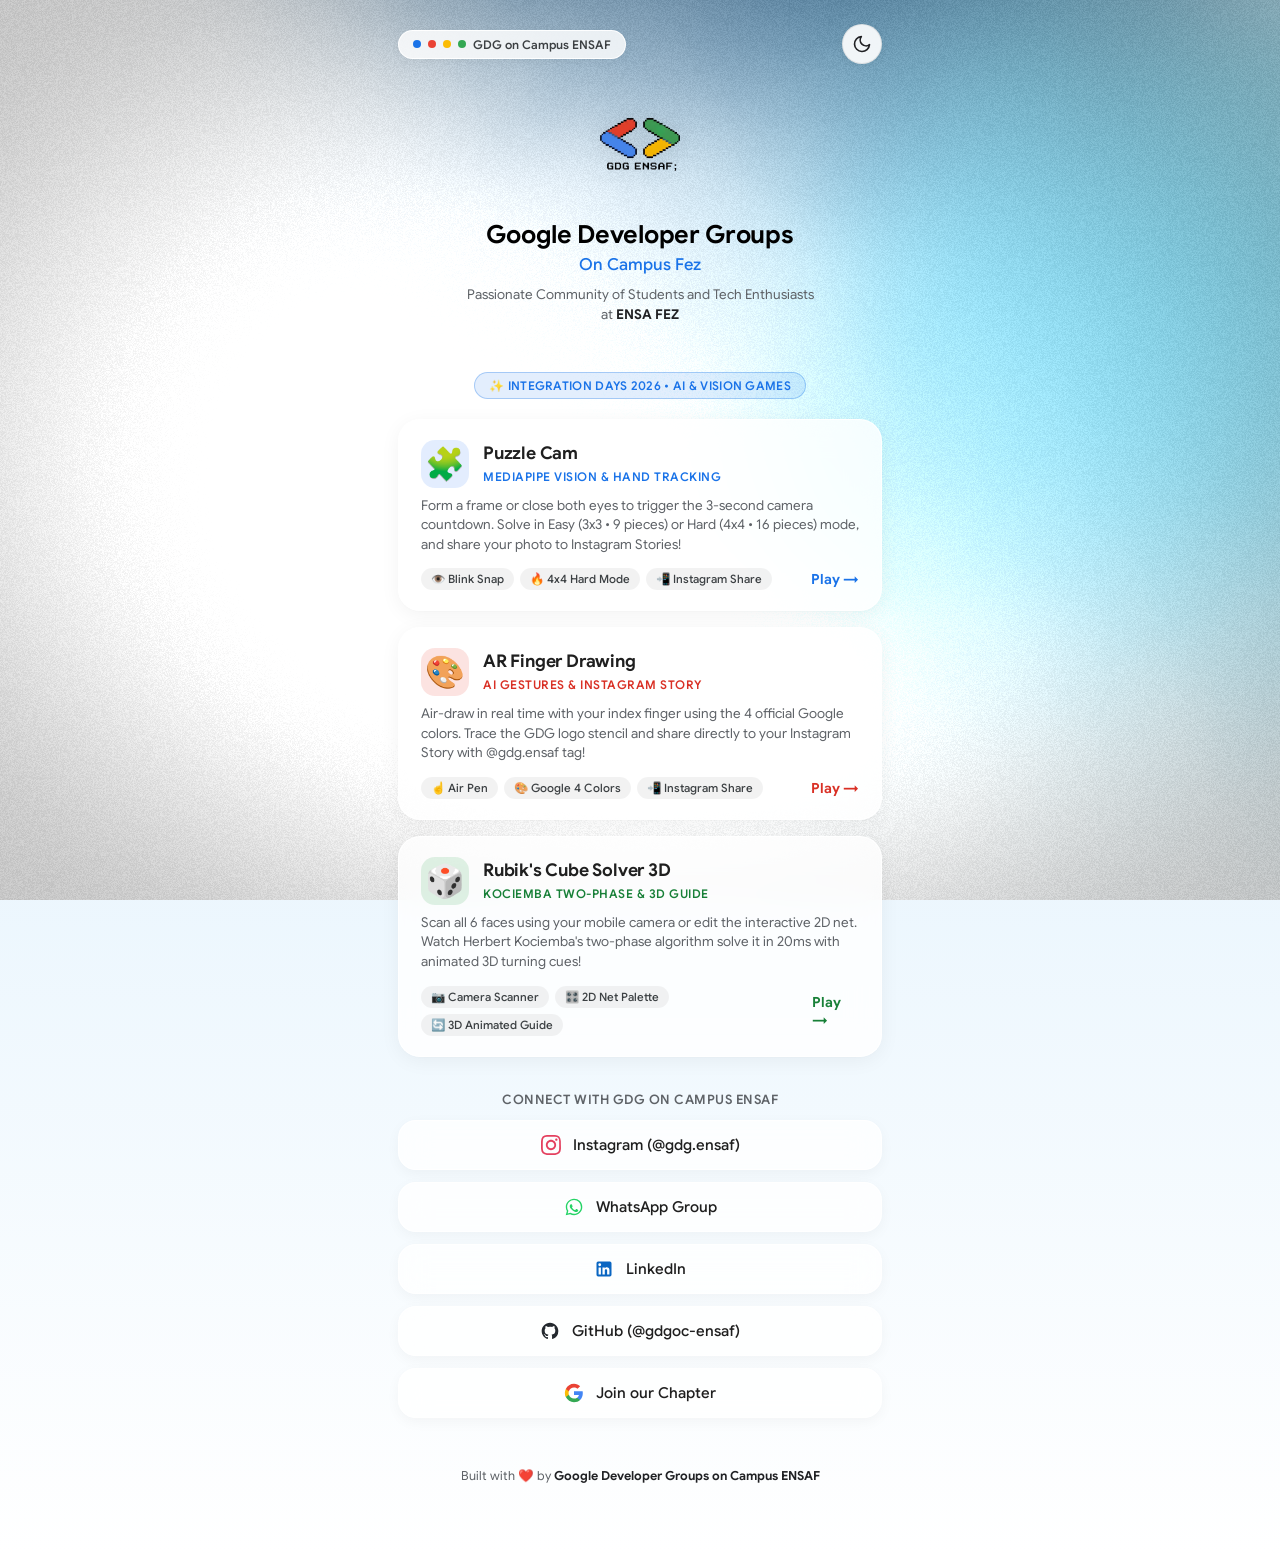
<file: index.html>
<!DOCTYPE html>
<html lang="en">
<head>
  <meta charset="UTF-8">
  <meta name="viewport" content="width=device-width, initial-scale=1.0, maximum-scale=1.0, user-scalable=no">
  <title>Google Developer Groups On Campus Fez — Interactive Games</title>
  <link rel="icon" type="image/svg+xml" href="favicon.svg">
  <link rel="preload" href="fonts/3f43e613a4176decfb0a.woff2" as="font" type="font/woff2" crossorigin>
  <link href="fonts/hub.css" rel="stylesheet">
  <link rel="stylesheet" href="style.css">
  <script src="theme.js"></script>
</head>
<body>
  <!-- WebGL Mesh Drift Shader Background (from gdgensaf.web.app) -->
  <canvas id="shader-canvas"></canvas>

  <main class="page-container">

    <!-- Top Action Bar with Google Theme Switcher -->
    <div class="top-nav-bar">
      <div class="campus-pill">
        <span class="campus-dot dot-blue"></span>
        <span class="campus-dot dot-red"></span>
        <span class="campus-dot dot-yellow"></span>
        <span class="campus-dot dot-green"></span>
        <span>GDG on Campus ENSAF</span>
      </div>
      <button class="theme-toggle-btn" data-theme-toggle aria-label="Toggle Google Theme" title="Toggle Google Theme">
        <span class="theme-toggle-inner"></span>
      </button>
    </div>

    <!-- Profile Header (Cloned from gdgensaf.web.app) -->
    <header class="profile-header">
      <div class="gdg-logo-wrap">
        <img src="logo.png" alt="GDG ENSAF Logo" class="gdg-logo" width="800" height="800" fetchpriority="high">
      </div>
      <h1 class="title">Google Developer Groups</h1>
      <h2 class="subtitle">On Campus Fez</h2>
      <p class="description">
        Passionate Community of Students and Tech Enthusiasts at <strong>ENSA FEZ</strong>
      </p>
    </header>

    <!-- Games Section Badge -->
    <div class="section-badge">✨ Integration Days 2026 • AI & Vision Games</div>

    <!-- Games Cards List (Cards styled matching gdgensaf.web.app) -->
    <section class="games-list">

      <!-- GAME 1: Puzzle Cam -->
      <a href="./puzzle_cam/index.html" class="game-card">
        <div class="card-top">
          <div class="card-icon icon-blue">🧩</div>
          <div class="card-header-text">
            <h3 class="card-title">Puzzle Cam</h3>
            <span class="card-subtitle sub-blue">MediaPipe Vision & Hand Tracking</span>
          </div>
        </div>
        <p class="card-desc">
          Form a frame or close both eyes to trigger the 3-second camera countdown. Solve in Easy (3x3 • 9 pieces) or Hard (4x4 • 16 pieces) mode, and share your photo to Instagram Stories!
        </p>
        <div class="card-footer">
          <div class="card-badges">
            <span class="badge">👁️ Blink Snap</span>
            <span class="badge">🔥 4x4 Hard Mode</span>
            <span class="badge">📲 Instagram Share</span>
          </div>
          <span class="play-arrow arrow-blue">Play →</span>
        </div>
      </a>

      <!-- GAME 2: AR Finger Drawing -->
      <a href="./drawing_cam/index.html" class="game-card">
        <div class="card-top">
          <div class="card-icon icon-red">🎨</div>
          <div class="card-header-text">
            <h3 class="card-title">AR Finger Drawing</h3>
            <span class="card-subtitle sub-red">AI Gestures & Instagram Story</span>
          </div>
        </div>
        <p class="card-desc">
          Air-draw in real time with your index finger using the 4 official Google colors. Trace the GDG logo stencil and share directly to your Instagram Story with @gdg.ensaf tag!
        </p>
        <div class="card-footer">
          <div class="card-badges">
            <span class="badge">☝️ Air Pen</span>
            <span class="badge">🎨 Google 4 Colors</span>
            <span class="badge">📲 Instagram Share</span>
          </div>
          <span class="play-arrow arrow-red">Play →</span>
        </div>
      </a>

      <!-- GAME 3: 3D Rubik's Cube Solver -->
      <a href="./rubiks_solver/index.html" class="game-card">
        <div class="card-top">
          <div class="card-icon icon-green">🎲</div>
          <div class="card-header-text">
            <h3 class="card-title">Rubik's Cube Solver 3D</h3>
            <span class="card-subtitle sub-green">Kociemba Two-Phase & 3D Guide</span>
          </div>
        </div>
        <p class="card-desc">
          Scan all 6 faces using your mobile camera or edit the interactive 2D net. Watch Herbert Kociemba's two-phase algorithm solve it in 20ms with animated 3D turning cues!
        </p>
        <div class="card-footer">
          <div class="card-badges">
            <span class="badge">📷 Camera Scanner</span>
            <span class="badge">🎛️ 2D Net Palette</span>
            <span class="badge">🔄 3D Animated Guide</span>
          </div>
          <span class="play-arrow arrow-green">Play →</span>
        </div>
      </a>

    </section>

    <!-- Social Links (Exact match to gdgensaf.web.app) -->
    <div class="socials-title">Connect with GDG on Campus ENSAF</div>
    <nav class="socials-list">
      <a href="https://www.instagram.com/gdg.ensaf/" target="_blank" rel="noopener" class="social-pill">
        <svg class="social-icon" viewBox="0 0 24 24" width="20" height="20" fill="#E4405F">
          <path d="M12 2.163c3.204 0 3.584.012 4.85.07 3.252.148 4.771 1.691 4.919 4.919.058 1.265.069 1.645.069 4.849 0 3.205-.012 3.584-.069 4.849-.149 3.225-1.664 4.771-4.919 4.919-1.266.058-1.644.07-4.85.07-3.204 0-3.584-.012-4.849-.07-3.26-.149-4.771-1.699-4.919-4.92-.058-1.265-.07-1.644-.07-4.849 0-3.204.013-3.583.07-4.849.149-3.227 1.664-4.771 4.919-4.919 1.266-.057 1.645-.069 4.849-.069zm0-2.163c-3.259 0-3.667.014-4.947.072-4.358.2-6.78 2.618-6.98 6.98-.059 1.281-.073 1.689-.073 4.948 0 3.259.014 3.668.072 4.948.2 4.358 2.618 6.78 6.98 6.98 1.281.058 1.689.072 4.948.072 3.259 0 3.668-.014 4.948-.072 4.354-.2 6.782-2.618 6.979-6.98.059-1.28.073-1.689-.073-4.948 0-3.259-.014-3.667-.072-4.947-.196-4.354-2.617-6.78-6.979-6.98-1.281-.059-1.69-.073-4.949-.073zm0 5.838c-3.403 0-6.162 2.759-6.162 6.162s2.759 6.163 6.162 6.163 6.162-2.759 6.162-6.163c0-3.403-2.759-6.162-6.162-6.162zm0 10.162c-2.209 0-4-1.79-4-4 0-2.209 1.791-4 4-4s4 1.791 4 4c0 2.21-1.791 4-4 4zm6.406-11.845c-.796 0-1.441.645-1.441 1.44s.645 1.44 1.441 1.44c.795 0 1.439-.645 1.439-1.44s-.644-1.44-1.439-1.44z"/>
        </svg>
        <span>Instagram (@gdg.ensaf)</span>
      </a>

      <a href="https://chat.whatsapp.com/InjXKWptVBr0FKgtomo5Nb" target="_blank" rel="noopener" class="social-pill">
        <svg class="social-icon" viewBox="0 0 24 24" width="20" height="20" fill="#25D366">
          <path d="M12.04 2c-5.46 0-9.91 4.45-9.91 9.91 0 1.75.46 3.45 1.32 4.95L2.05 22l5.25-1.38c1.45.79 3.08 1.21 4.74 1.21 5.46 0 9.91-4.45 9.91-9.91 0-2.65-1.03-5.14-2.9-7.01A9.82 9.82 0 0 0 12.04 2m.01 1.67c2.2 0 4.26.86 5.82 2.42a8.23 8.23 0 0 1 2.41 5.83c0 4.54-3.7 8.24-8.24 8.24-1.48 0-2.93-.4-4.2-1.15l-.3-.18-3.12.82.83-3.04-.2-.31a8.2 8.2 0 0 1-1.26-4.38c0-4.54 3.7-8.24 8.24-8.24m4.52 11.66c-.25-.13-1.47-.72-1.7-.81-.23-.08-.39-.13-.56.13-.17.25-.64.81-.79.97-.14.17-.29.19-.54.06-.25-.13-1.06-.39-2.02-1.25-.75-.67-1.26-1.5-1.41-1.75-.15-.25-.02-.39.11-.51.11-.11.25-.29.37-.44.13-.14.17-.25.25-.42.08-.17.04-.31-.02-.44-.06-.13-.56-1.34-.76-1.84-.2-.49-.4-.42-.56-.43h-.47c-.17 0-.44.06-.67.31-.23.25-.88.86-.88 2.1s.9 2.43 1.03 2.6c.13.17 1.77 2.7 4.29 3.79.6.26 1.07.41 1.44.53.6.19 1.15.16 1.58.1.48-.07 1.47-.6 1.68-1.18.21-.58.21-1.07.15-1.18-.06-.1-.23-.17-.48-.3z"/>
        </svg>
        <span>WhatsApp Group</span>
      </a>

      <a href="https://www.linkedin.com/company/gdgoc-ensaf" target="_blank" rel="noopener" class="social-pill">
        <svg class="social-icon" viewBox="0 0 24 24" width="20" height="20" fill="#0A66C2">
          <path d="M19 3a2 2 0 0 1 2 2v14a2 2 0 0 1-2 2H5a2 2 0 0 1-2-2V5a2 2 0 0 1 2-2h14m-.5 15.5v-5.3a3.26 3.26 0 0 0-3.26-3.26c-.85 0-1.84.52-2.28 1.3v-1.11h-2.79v8.37h2.79v-4.93c0-.77.62-1.4 1.39-1.4a1.4 1.4 0 0 1 1.4 1.4v4.93h2.75M6.88 8.56a1.68 1.68 0 0 0 1.68-1.68c0-.93-.75-1.69-1.68-1.69a1.69 1.69 0 0 0-1.69 1.69c0 .93.76 1.68 1.69 1.68m1.39 9.94v-8.37H5.5v8.37h2.77z"/>
        </svg>
        <span>LinkedIn</span>
      </a>

      <a href="https://github.com/gdgoc-ensaf" target="_blank" rel="noopener" class="social-pill">
        <svg class="social-icon" viewBox="0 0 24 24" width="20" height="20" fill="#24292F">
          <path d="M12 2C6.477 2 2 6.484 2 12.017c0 4.425 2.865 8.18 6.839 9.504.5.092.682-.217.682-.483 0-.237-.008-.868-.013-1.703-2.782.605-3.369-1.343-3.369-1.343-.454-1.158-1.11-1.466-1.11-1.466-.908-.62.069-.608.069-.608 1.003.07 1.53 1.032 1.53 1.032.892 1.53 2.341 1.088 2.91.832.092-.647.35-1.088.636-1.338-2.22-.253-4.555-1.113-4.555-4.951 0-1.093.39-1.988 1.029-2.688-.103-.253-.446-1.272.098-2.65 0 0 .84-.27 2.75 1.026A9.564 9.564 0 0 1 12 6.844c.85.004 1.705.115 2.504.337 1.909-1.296 2.747-1.027 2.747-1.027.546 1.379.202 2.398.1 2.651.64.7 1.028 1.595 1.028 2.688 0 3.848-2.339 4.695-4.566 4.943.359.309.678.92.678 1.855 0 1.338-.012 2.419-.012 2.747 0 .268.18.58.688.482A10.019 10.019 0 0 0 22 12.017C22 6.484 17.522 2 12 2z"/>
        </svg>
        <span>GitHub (@gdgoc-ensaf)</span>
      </a>

      <a href="https://gdg.community.dev/gdg-on-campus-national-school-of-applied-sciences-of-fes-fes-morocco/" target="_blank" rel="noopener" class="social-pill">
        <svg class="social-icon" viewBox="0 0 24 24" width="20" height="20">
          <path fill="#4285F4" d="M22.56 12.25c0-.78-.07-1.53-.2-2.25H12v4.26h5.92c-.26 1.37-1.04 2.53-2.21 3.31v2.77h3.57c2.08-1.92 3.28-4.74 3.28-8.09z"/>
          <path fill="#34A853" d="M12 23c2.97 0 5.46-.98 7.28-2.66l-3.57-2.77c-.98.66-2.23 1.06-3.71 1.06-2.86 0-5.29-1.93-6.16-4.53H2.18v2.84C3.99 20.53 7.7 23 12 23z"/>
          <path fill="#FBBC05" d="M5.84 14.09c-.22-.66-.35-1.36-.35-2.09s.13-1.43.35-2.09V7.06H2.18C1.43 8.55 1 10.22 1 12s.43 3.45 1.18 4.94l2.85-2.22.81-.63z"/>
          <path fill="#EA4335" d="M12 5.38c1.62 0 3.06.56 4.21 1.64l3.15-3.15C17.45 2.09 14.97 1 12 1 7.7 1 3.99 3.47 2.18 7.06l3.66 2.84c.87-2.6 3.3-4.52 6.16-4.52z"/>
        </svg>
        <span>Join our Chapter</span>
      </a>
    </nav>

    <!-- Footer -->
    <footer class="footer">
      <p>Built with ❤️ by <strong>Google Developer Groups on Campus ENSAF</strong></p>
    </footer>

  </main>

  <!-- WebGL Shader Script -->
  <script defer src="shader-bg.js"></script>
</body>
</html>
</file>
<file: fonts/hub.css>
@font-face{font-family:'Google Sans';font-style:normal;font-weight:400;font-display:swap;src:url(2d8ebd5a1c4855c251c0.woff2) format('woff2');unicode-range:U+0308,U+0530-058F,U+2010,U+2024,U+25CC,U+FB13-FB17;}@font-face{font-family:'Google Sans';font-style:normal;font-weight:400;font-display:swap;src:url(87e29aa4c0167d61e518.woff2) format('woff2');unicode-range:U+0951-0952,U+0964-0965,U+0980-09FE,U+1CD0,U+1CD2,U+1CD5-1CD6,U+1CD8,U+1CE1,U+1CEA,U+1CED,U+1CF2,U+1CF5-1CF7,U+200C-200D,U+20B9,U+25CC,U+A8F1,U+11DF0-11DF1;}@font-face{font-family:'Google Sans';font-style:normal;font-weight:400;font-display:swap;src:url(da00c5cfce7b21985126.woff2) format('woff2');unicode-range:U+02C7,U+02D8-02D9,U+02DB,U+0307,U+1400-167F,U+18B0-18F5,U+25CC,U+11AB0-11ABF;}@font-face{font-family:'Google Sans';font-style:normal;font-weight:400;font-display:swap;src:url(a09898ad621267e54df5.woff2) format('woff2');unicode-range:U+0460-052F,U+1C80-1C8A,U+20B4,U+2DE0-2DFF,U+A640-A69F,U+FE2E-FE2F;}@font-face{font-family:'Google Sans';font-style:normal;font-weight:400;font-display:swap;src:url(5f178150d24e16e4ea66.woff2) format('woff2');unicode-range:U+0301,U+0400-045F,U+0490-0491,U+04B0-04B1,U+2116;}@font-face{font-family:'Google Sans';font-style:normal;font-weight:400;font-display:swap;src:url(d89da14318289b9615e9.woff2) format('woff2');unicode-range:U+0900-097F,U+1CD0-1CF4,U+1CF7-1CF9,U+200C-200D,U+20A8,U+20B9,U+20F0,U+25CC,U+A830-A839,U+A8E0-A8FF,U+11B00-11B0A;}@font-face{font-family:'Google Sans';font-style:normal;font-weight:400;font-display:swap;src:url(30488c8189fae4826739.woff2) format('woff2');unicode-range:U+030E,U+1200-1399,U+2D80-2DDE,U+AB01-AB2E,U+1E7E0-1E7E6,U+1E7E8-1E7EB,U+1E7ED-1E7EE,U+1E7F0-1E7FE;}@font-face{font-family:'Google Sans';font-style:normal;font-weight:400;font-display:swap;src:url(a716cc2041d84fb6b455.woff2) format('woff2');unicode-range:U+0589,U+10A0-10FF,U+1C90-1CBA,U+1CBD-1CBF,U+205A,U+2D00-2D2F,U+2E31;}@font-face{font-family:'Google Sans';font-style:normal;font-weight:400;font-display:swap;src:url(12ba4d2cb296ca482edf.woff2) format('woff2');unicode-range:U+1F00-1FFF;}@font-face{font-family:'Google Sans';font-style:normal;font-weight:400;font-display:swap;src:url(807cfe0da0551aa9b6e6.woff2) format('woff2');unicode-range:U+0370-0377,U+037A-037F,U+0384-038A,U+038C,U+038E-03A1,U+03A3-03FF;}@font-face{font-family:'Google Sans';font-style:normal;font-weight:400;font-display:swap;src:url(3a02ecb4e6dc00a6780d.woff2) format('woff2');unicode-range:U+0951-0952,U+0964-0965,U+0A80-0AFF,U+200C-200D,U+20B9,U+25CC,U+A830-A839;}@font-face{font-family:'Google Sans';font-style:normal;font-weight:400;font-display:swap;src:url(c80e9f764f186f39439c.woff2) format('woff2');unicode-range:U+0951-0952,U+0964-0965,U+0A01-0A76,U+200C-200D,U+20B9,U+25CC,U+262C,U+A830-A839;}@font-face{font-family:'Google Sans';font-style:normal;font-weight:400;font-display:swap;src:url(3bef5cb92e29b517729b.woff2) format('woff2');unicode-range:U+0307-0308,U+0590-05FF,U+200C-2010,U+20AA,U+25CC,U+FB1D-FB4F;}@font-face{font-family:'Google Sans';font-style:normal;font-weight:400;font-display:swap;src:url(843424acaed30e0976c0.woff2) format('woff2');unicode-range:U+1780-17FF,U+19E0-19FF,U+200C-200D,U+25CC;}@font-face{font-family:'Google Sans';font-style:normal;font-weight:400;font-display:swap;src:url(94ebf7c75a20fe62b731.woff2) format('woff2');unicode-range:U+0E81-0EDF,U+200C-200D,U+25CC;}@font-face{font-family:'Google Sans';font-style:normal;font-weight:400;font-display:swap;src:url(c3e7728489ef8157a298.woff2) format('woff2');unicode-range:U+0307,U+0323,U+0951-0952,U+0964-0965,U+0B83,U+0D00-0D7F,U+1CDA,U+1CF2,U+200C-200D,U+20B9,U+25CC,U+A830-A832;}@font-face{font-family:'Google Sans';font-style:normal;font-weight:400;font-display:swap;src:url(58b19dd708a67b36970d.woff2) format('woff2');unicode-range:U+0951-0952,U+0964-0965,U+0B01-0B77,U+1CDA,U+1CF2,U+200C-200D,U+20B9,U+25CC;}@font-face{font-family:'Google Sans';font-style:normal;font-weight:400;font-display:swap;src:url(bb34d10502213e806c57.woff2) format('woff2');unicode-range:U+0964-0965,U+0D81-0DF4,U+1CF2,U+200C-200D,U+25CC,U+111E1-111F4;}@font-face{font-family:'Google Sans';font-style:normal;font-weight:400;font-display:swap;src:url(2d7a54a434f21b445ab6.woff2) format('woff2');unicode-range:U+0001-000C,U+000E-001F,U+007F-009F,U+20DD-20E0,U+20E2-20E4,U+2150-218F,U+2190,U+2192,U+2194-2199,U+21AF,U+21E6-21F0,U+21F3,U+2218-2219,U+2299,U+22C4-22C6,U+2300-243F,U+2440-244A,U+2460-24FF,U+25A0-27BF,U+2800-28FF,U+2921-2922,U+2981,U+29BF,U+29EB,U+2B00-2BFF,U+4DC0-4DFF,U+FFF9-FFFB,U+10140-1018E,U+10190-1019C,U+101A0,U+101D0-101FD,U+102E0-102FB,U+10E60-10E7E,U+1D2C0-1D2D3,U+1D2E0-1D37F,U+1F000-1F0FF,U+1F100-1F1AE,U+1F1E6-1F1FF,U+1F30D-1F30F,U+1F315,U+1F31C,U+1F31E,U+1F320-1F32C,U+1F336,U+1F378,U+1F37D,U+1F382,U+1F393-1F39F,U+1F3A7-1F3A8,U+1F3AC-1F3AF,U+1F3C2,U+1F3C4-1F3C6,U+1F3CA-1F3CE,U+1F3D4-1F3E0,U+1F3ED,U+1F3F1-1F3F3,U+1F3F5-1F3F7,U+1F408,U+1F415,U+1F41F,U+1F426,U+1F43F,U+1F441-1F442,U+1F444,U+1F446-1F449,U+1F44C-1F44E,U+1F453,U+1F46A,U+1F47D,U+1F4A3,U+1F4B0,U+1F4B3,U+1F4B9,U+1F4BB,U+1F4BF,U+1F4C8-1F4CB,U+1F4D6,U+1F4DA,U+1F4DF,U+1F4E3-1F4E6,U+1F4EA-1F4ED,U+1F4F7,U+1F4F9-1F4FB,U+1F4FD-1F4FE,U+1F503,U+1F507-1F50B,U+1F50D,U+1F512-1F513,U+1F53E-1F54A,U+1F54F-1F5FA,U+1F610,U+1F650-1F67F,U+1F687,U+1F68D,U+1F691,U+1F694,U+1F698,U+1F6AD,U+1F6B2,U+1F6B9-1F6BA,U+1F6BC,U+1F6C6-1F6CF,U+1F6D3-1F6D7,U+1F6E0-1F6EA,U+1F6F0-1F6F3,U+1F6F7-1F6FC,U+1F700-1F80B,U+1F810-1F847,U+1F850-1F859,U+1F860-1F887,U+1F890-1F8AD,U+1F8B0-1F8BB,U+1F8C0-1F8C1,U+1F8D0-1F8D8,U+1F900-1F90B,U+1F93B,U+1F946,U+1F984,U+1F996,U+1F9E9,U+1FA00-1FA6F,U+1FA70-1FA7C,U+1FA80-1FAC6,U+1FAC8,U+1FACC-1FADD,U+1FADF-1FAEB,U+1FAEF-1FAFA,U+1FB00-1FBFF;}@font-face{font-family:'Google Sans';font-style:normal;font-weight:400;font-display:swap;src:url(300ecba22341aa51f2a7.woff2) format('woff2');unicode-range:U+0964-0965,U+0B82-0BFA,U+200C-200D,U+20B9,U+25CC;}@font-face{font-family:'Google Sans';font-style:normal;font-weight:400;font-display:swap;src:url(4c1bd8a34683fb20ca7e.woff2) format('woff2');unicode-range:U+0951-0952,U+0964-0965,U+0B83,U+0C00-0C7F,U+1CD5-1CD6,U+1CD8,U+1CDA,U+1CF2,U+200C-200D,U+25CC;}@font-face{font-family:'Google Sans';font-style:normal;font-weight:400;font-display:swap;src:url(7b4dce329fabb8a5c9be.woff2) format('woff2');unicode-range:U+02D7,U+0303,U+0331,U+0E01-0E5B,U+200C-200D,U+25CC;}@font-face{font-family:'Google Sans';font-style:normal;font-weight:400;font-display:swap;src:url(be35f711674d32eca0ca.woff2) format('woff2');unicode-range:U+0102-0103,U+0110-0111,U+0128-0129,U+0168-0169,U+01A0-01A1,U+01AF-01B0,U+0300-0301,U+0303-0304,U+0308-0309,U+0323,U+0329,U+1EA0-1EF9,U+20AB;}@font-face{font-family:'Google Sans';font-style:normal;font-weight:400;font-display:swap;src:url(2507802626a6cb16e4a7.woff2) format('woff2');unicode-range:U+0100-02BA,U+02BD-02C5,U+02C7-02CC,U+02CE-02D7,U+02DD-02FF,U+0304,U+0308,U+0329,U+1D00-1DBF,U+1E00-1E9F,U+1EF2-1EFF,U+2020,U+20A0-20AB,U+20AD-20C4,U+2113,U+2C60-2C7F,U+A720-A7FF;}@font-face{font-family:'Google Sans';font-style:normal;font-weight:400;font-display:swap;src:url(3f43e613a4176decfb0a.woff2) format('woff2');unicode-range:U+0000-00FF,U+0131,U+0152-0153,U+02BB-02BC,U+02C6,U+02DA,U+02DC,U+0304,U+0308,U+0329,U+2000-206F,U+20AC,U+2122,U+2191,U+2193,U+2212,U+2215,U+FEFF,U+FFFD;}@font-face{font-family:'Google Sans';font-style:normal;font-weight:500;font-display:swap;src:url(2d8ebd5a1c4855c251c0.woff2) format('woff2');unicode-range:U+0308,U+0530-058F,U+2010,U+2024,U+25CC,U+FB13-FB17;}@font-face{font-family:'Google Sans';font-style:normal;font-weight:500;font-display:swap;src:url(87e29aa4c0167d61e518.woff2) format('woff2');unicode-range:U+0951-0952,U+0964-0965,U+0980-09FE,U+1CD0,U+1CD2,U+1CD5-1CD6,U+1CD8,U+1CE1,U+1CEA,U+1CED,U+1CF2,U+1CF5-1CF7,U+200C-200D,U+20B9,U+25CC,U+A8F1,U+11DF0-11DF1;}@font-face{font-family:'Google Sans';font-style:normal;font-weight:500;font-display:swap;src:url(da00c5cfce7b21985126.woff2) format('woff2');unicode-range:U+02C7,U+02D8-02D9,U+02DB,U+0307,U+1400-167F,U+18B0-18F5,U+25CC,U+11AB0-11ABF;}@font-face{font-family:'Google Sans';font-style:normal;font-weight:500;font-display:swap;src:url(a09898ad621267e54df5.woff2) format('woff2');unicode-range:U+0460-052F,U+1C80-1C8A,U+20B4,U+2DE0-2DFF,U+A640-A69F,U+FE2E-FE2F;}@font-face{font-family:'Google Sans';font-style:normal;font-weight:500;font-display:swap;src:url(5f178150d24e16e4ea66.woff2) format('woff2');unicode-range:U+0301,U+0400-045F,U+0490-0491,U+04B0-04B1,U+2116;}@font-face{font-family:'Google Sans';font-style:normal;font-weight:500;font-display:swap;src:url(d89da14318289b9615e9.woff2) format('woff2');unicode-range:U+0900-097F,U+1CD0-1CF4,U+1CF7-1CF9,U+200C-200D,U+20A8,U+20B9,U+20F0,U+25CC,U+A830-A839,U+A8E0-A8FF,U+11B00-11B0A;}@font-face{font-family:'Google Sans';font-style:normal;font-weight:500;font-display:swap;src:url(30488c8189fae4826739.woff2) format('woff2');unicode-range:U+030E,U+1200-1399,U+2D80-2DDE,U+AB01-AB2E,U+1E7E0-1E7E6,U+1E7E8-1E7EB,U+1E7ED-1E7EE,U+1E7F0-1E7FE;}@font-face{font-family:'Google Sans';font-style:normal;font-weight:500;font-display:swap;src:url(a716cc2041d84fb6b455.woff2) format('woff2');unicode-range:U+0589,U+10A0-10FF,U+1C90-1CBA,U+1CBD-1CBF,U+205A,U+2D00-2D2F,U+2E31;}@font-face{font-family:'Google Sans';font-style:normal;font-weight:500;font-display:swap;src:url(12ba4d2cb296ca482edf.woff2) format('woff2');unicode-range:U+1F00-1FFF;}@font-face{font-family:'Google Sans';font-style:normal;font-weight:500;font-display:swap;src:url(807cfe0da0551aa9b6e6.woff2) format('woff2');unicode-range:U+0370-0377,U+037A-037F,U+0384-038A,U+038C,U+038E-03A1,U+03A3-03FF;}@font-face{font-family:'Google Sans';font-style:normal;font-weight:500;font-display:swap;src:url(3a02ecb4e6dc00a6780d.woff2) format('woff2');unicode-range:U+0951-0952,U+0964-0965,U+0A80-0AFF,U+200C-200D,U+20B9,U+25CC,U+A830-A839;}@font-face{font-family:'Google Sans';font-style:normal;font-weight:500;font-display:swap;src:url(c80e9f764f186f39439c.woff2) format('woff2');unicode-range:U+0951-0952,U+0964-0965,U+0A01-0A76,U+200C-200D,U+20B9,U+25CC,U+262C,U+A830-A839;}@font-face{font-family:'Google Sans';font-style:normal;font-weight:500;font-display:swap;src:url(3bef5cb92e29b517729b.woff2) format('woff2');unicode-range:U+0307-0308,U+0590-05FF,U+200C-2010,U+20AA,U+25CC,U+FB1D-FB4F;}@font-face{font-family:'Google Sans';font-style:normal;font-weight:500;font-display:swap;src:url(843424acaed30e0976c0.woff2) format('woff2');unicode-range:U+1780-17FF,U+19E0-19FF,U+200C-200D,U+25CC;}@font-face{font-family:'Google Sans';font-style:normal;font-weight:500;font-display:swap;src:url(94ebf7c75a20fe62b731.woff2) format('woff2');unicode-range:U+0E81-0EDF,U+200C-200D,U+25CC;}@font-face{font-family:'Google Sans';font-style:normal;font-weight:500;font-display:swap;src:url(c3e7728489ef8157a298.woff2) format('woff2');unicode-range:U+0307,U+0323,U+0951-0952,U+0964-0965,U+0B83,U+0D00-0D7F,U+1CDA,U+1CF2,U+200C-200D,U+20B9,U+25CC,U+A830-A832;}@font-face{font-family:'Google Sans';font-style:normal;font-weight:500;font-display:swap;src:url(58b19dd708a67b36970d.woff2) format('woff2');unicode-range:U+0951-0952,U+0964-0965,U+0B01-0B77,U+1CDA,U+1CF2,U+200C-200D,U+20B9,U+25CC;}@font-face{font-family:'Google Sans';font-style:normal;font-weight:500;font-display:swap;src:url(bb34d10502213e806c57.woff2) format('woff2');unicode-range:U+0964-0965,U+0D81-0DF4,U+1CF2,U+200C-200D,U+25CC,U+111E1-111F4;}@font-face{font-family:'Google Sans';font-style:normal;font-weight:500;font-display:swap;src:url(2d7a54a434f21b445ab6.woff2) format('woff2');unicode-range:U+0001-000C,U+000E-001F,U+007F-009F,U+20DD-20E0,U+20E2-20E4,U+2150-218F,U+2190,U+2192,U+2194-2199,U+21AF,U+21E6-21F0,U+21F3,U+2218-2219,U+2299,U+22C4-22C6,U+2300-243F,U+2440-244A,U+2460-24FF,U+25A0-27BF,U+2800-28FF,U+2921-2922,U+2981,U+29BF,U+29EB,U+2B00-2BFF,U+4DC0-4DFF,U+FFF9-FFFB,U+10140-1018E,U+10190-1019C,U+101A0,U+101D0-101FD,U+102E0-102FB,U+10E60-10E7E,U+1D2C0-1D2D3,U+1D2E0-1D37F,U+1F000-1F0FF,U+1F100-1F1AE,U+1F1E6-1F1FF,U+1F30D-1F30F,U+1F315,U+1F31C,U+1F31E,U+1F320-1F32C,U+1F336,U+1F378,U+1F37D,U+1F382,U+1F393-1F39F,U+1F3A7-1F3A8,U+1F3AC-1F3AF,U+1F3C2,U+1F3C4-1F3C6,U+1F3CA-1F3CE,U+1F3D4-1F3E0,U+1F3ED,U+1F3F1-1F3F3,U+1F3F5-1F3F7,U+1F408,U+1F415,U+1F41F,U+1F426,U+1F43F,U+1F441-1F442,U+1F444,U+1F446-1F449,U+1F44C-1F44E,U+1F453,U+1F46A,U+1F47D,U+1F4A3,U+1F4B0,U+1F4B3,U+1F4B9,U+1F4BB,U+1F4BF,U+1F4C8-1F4CB,U+1F4D6,U+1F4DA,U+1F4DF,U+1F4E3-1F4E6,U+1F4EA-1F4ED,U+1F4F7,U+1F4F9-1F4FB,U+1F4FD-1F4FE,U+1F503,U+1F507-1F50B,U+1F50D,U+1F512-1F513,U+1F53E-1F54A,U+1F54F-1F5FA,U+1F610,U+1F650-1F67F,U+1F687,U+1F68D,U+1F691,U+1F694,U+1F698,U+1F6AD,U+1F6B2,U+1F6B9-1F6BA,U+1F6BC,U+1F6C6-1F6CF,U+1F6D3-1F6D7,U+1F6E0-1F6EA,U+1F6F0-1F6F3,U+1F6F7-1F6FC,U+1F700-1F80B,U+1F810-1F847,U+1F850-1F859,U+1F860-1F887,U+1F890-1F8AD,U+1F8B0-1F8BB,U+1F8C0-1F8C1,U+1F8D0-1F8D8,U+1F900-1F90B,U+1F93B,U+1F946,U+1F984,U+1F996,U+1F9E9,U+1FA00-1FA6F,U+1FA70-1FA7C,U+1FA80-1FAC6,U+1FAC8,U+1FACC-1FADD,U+1FADF-1FAEB,U+1FAEF-1FAFA,U+1FB00-1FBFF;}@font-face{font-family:'Google Sans';font-style:normal;font-weight:500;font-display:swap;src:url(300ecba22341aa51f2a7.woff2) format('woff2');unicode-range:U+0964-0965,U+0B82-0BFA,U+200C-200D,U+20B9,U+25CC;}@font-face{font-family:'Google Sans';font-style:normal;font-weight:500;font-display:swap;src:url(4c1bd8a34683fb20ca7e.woff2) format('woff2');unicode-range:U+0951-0952,U+0964-0965,U+0B83,U+0C00-0C7F,U+1CD5-1CD6,U+1CD8,U+1CDA,U+1CF2,U+200C-200D,U+25CC;}@font-face{font-family:'Google Sans';font-style:normal;font-weight:500;font-display:swap;src:url(7b4dce329fabb8a5c9be.woff2) format('woff2');unicode-range:U+02D7,U+0303,U+0331,U+0E01-0E5B,U+200C-200D,U+25CC;}@font-face{font-family:'Google Sans';font-style:normal;font-weight:500;font-display:swap;src:url(be35f711674d32eca0ca.woff2) format('woff2');unicode-range:U+0102-0103,U+0110-0111,U+0128-0129,U+0168-0169,U+01A0-01A1,U+01AF-01B0,U+0300-0301,U+0303-0304,U+0308-0309,U+0323,U+0329,U+1EA0-1EF9,U+20AB;}@font-face{font-family:'Google Sans';font-style:normal;font-weight:500;font-display:swap;src:url(2507802626a6cb16e4a7.woff2) format('woff2');unicode-range:U+0100-02BA,U+02BD-02C5,U+02C7-02CC,U+02CE-02D7,U+02DD-02FF,U+0304,U+0308,U+0329,U+1D00-1DBF,U+1E00-1E9F,U+1EF2-1EFF,U+2020,U+20A0-20AB,U+20AD-20C4,U+2113,U+2C60-2C7F,U+A720-A7FF;}@font-face{font-family:'Google Sans';font-style:normal;font-weight:500;font-display:swap;src:url(3f43e613a4176decfb0a.woff2) format('woff2');unicode-range:U+0000-00FF,U+0131,U+0152-0153,U+02BB-02BC,U+02C6,U+02DA,U+02DC,U+0304,U+0308,U+0329,U+2000-206F,U+20AC,U+2122,U+2191,U+2193,U+2212,U+2215,U+FEFF,U+FFFD;}@font-face{font-family:'Google Sans';font-style:normal;font-weight:600;font-display:swap;src:url(2d8ebd5a1c4855c251c0.woff2) format('woff2');unicode-range:U+0308,U+0530-058F,U+2010,U+2024,U+25CC,U+FB13-FB17;}@font-face{font-family:'Google Sans';font-style:normal;font-weight:600;font-display:swap;src:url(87e29aa4c0167d61e518.woff2) format('woff2');unicode-range:U+0951-0952,U+0964-0965,U+0980-09FE,U+1CD0,U+1CD2,U+1CD5-1CD6,U+1CD8,U+1CE1,U+1CEA,U+1CED,U+1CF2,U+1CF5-1CF7,U+200C-200D,U+20B9,U+25CC,U+A8F1,U+11DF0-11DF1;}@font-face{font-family:'Google Sans';font-style:normal;font-weight:600;font-display:swap;src:url(da00c5cfce7b21985126.woff2) format('woff2');unicode-range:U+02C7,U+02D8-02D9,U+02DB,U+0307,U+1400-167F,U+18B0-18F5,U+25CC,U+11AB0-11ABF;}@font-face{font-family:'Google Sans';font-style:normal;font-weight:600;font-display:swap;src:url(a09898ad621267e54df5.woff2) format('woff2');unicode-range:U+0460-052F,U+1C80-1C8A,U+20B4,U+2DE0-2DFF,U+A640-A69F,U+FE2E-FE2F;}@font-face{font-family:'Google Sans';font-style:normal;font-weight:600;font-display:swap;src:url(5f178150d24e16e4ea66.woff2) format('woff2');unicode-range:U+0301,U+0400-045F,U+0490-0491,U+04B0-04B1,U+2116;}@font-face{font-family:'Google Sans';font-style:normal;font-weight:600;font-display:swap;src:url(d89da14318289b9615e9.woff2) format('woff2');unicode-range:U+0900-097F,U+1CD0-1CF4,U+1CF7-1CF9,U+200C-200D,U+20A8,U+20B9,U+20F0,U+25CC,U+A830-A839,U+A8E0-A8FF,U+11B00-11B0A;}@font-face{font-family:'Google Sans';font-style:normal;font-weight:600;font-display:swap;src:url(30488c8189fae4826739.woff2) format('woff2');unicode-range:U+030E,U+1200-1399,U+2D80-2DDE,U+AB01-AB2E,U+1E7E0-1E7E6,U+1E7E8-1E7EB,U+1E7ED-1E7EE,U+1E7F0-1E7FE;}@font-face{font-family:'Google Sans';font-style:normal;font-weight:600;font-display:swap;src:url(a716cc2041d84fb6b455.woff2) format('woff2');unicode-range:U+0589,U+10A0-10FF,U+1C90-1CBA,U+1CBD-1CBF,U+205A,U+2D00-2D2F,U+2E31;}@font-face{font-family:'Google Sans';font-style:normal;font-weight:600;font-display:swap;src:url(12ba4d2cb296ca482edf.woff2) format('woff2');unicode-range:U+1F00-1FFF;}@font-face{font-family:'Google Sans';font-style:normal;font-weight:600;font-display:swap;src:url(807cfe0da0551aa9b6e6.woff2) format('woff2');unicode-range:U+0370-0377,U+037A-037F,U+0384-038A,U+038C,U+038E-03A1,U+03A3-03FF;}@font-face{font-family:'Google Sans';font-style:normal;font-weight:600;font-display:swap;src:url(3a02ecb4e6dc00a6780d.woff2) format('woff2');unicode-range:U+0951-0952,U+0964-0965,U+0A80-0AFF,U+200C-200D,U+20B9,U+25CC,U+A830-A839;}@font-face{font-family:'Google Sans';font-style:normal;font-weight:600;font-display:swap;src:url(c80e9f764f186f39439c.woff2) format('woff2');unicode-range:U+0951-0952,U+0964-0965,U+0A01-0A76,U+200C-200D,U+20B9,U+25CC,U+262C,U+A830-A839;}@font-face{font-family:'Google Sans';font-style:normal;font-weight:600;font-display:swap;src:url(3bef5cb92e29b517729b.woff2) format('woff2');unicode-range:U+0307-0308,U+0590-05FF,U+200C-2010,U+20AA,U+25CC,U+FB1D-FB4F;}@font-face{font-family:'Google Sans';font-style:normal;font-weight:600;font-display:swap;src:url(843424acaed30e0976c0.woff2) format('woff2');unicode-range:U+1780-17FF,U+19E0-19FF,U+200C-200D,U+25CC;}@font-face{font-family:'Google Sans';font-style:normal;font-weight:600;font-display:swap;src:url(94ebf7c75a20fe62b731.woff2) format('woff2');unicode-range:U+0E81-0EDF,U+200C-200D,U+25CC;}@font-face{font-family:'Google Sans';font-style:normal;font-weight:600;font-display:swap;src:url(c3e7728489ef8157a298.woff2) format('woff2');unicode-range:U+0307,U+0323,U+0951-0952,U+0964-0965,U+0B83,U+0D00-0D7F,U+1CDA,U+1CF2,U+200C-200D,U+20B9,U+25CC,U+A830-A832;}@font-face{font-family:'Google Sans';font-style:normal;font-weight:600;font-display:swap;src:url(58b19dd708a67b36970d.woff2) format('woff2');unicode-range:U+0951-0952,U+0964-0965,U+0B01-0B77,U+1CDA,U+1CF2,U+200C-200D,U+20B9,U+25CC;}@font-face{font-family:'Google Sans';font-style:normal;font-weight:600;font-display:swap;src:url(bb34d10502213e806c57.woff2) format('woff2');unicode-range:U+0964-0965,U+0D81-0DF4,U+1CF2,U+200C-200D,U+25CC,U+111E1-111F4;}@font-face{font-family:'Google Sans';font-style:normal;font-weight:600;font-display:swap;src:url(2d7a54a434f21b445ab6.woff2) format('woff2');unicode-range:U+0001-000C,U+000E-001F,U+007F-009F,U+20DD-20E0,U+20E2-20E4,U+2150-218F,U+2190,U+2192,U+2194-2199,U+21AF,U+21E6-21F0,U+21F3,U+2218-2219,U+2299,U+22C4-22C6,U+2300-243F,U+2440-244A,U+2460-24FF,U+25A0-27BF,U+2800-28FF,U+2921-2922,U+2981,U+29BF,U+29EB,U+2B00-2BFF,U+4DC0-4DFF,U+FFF9-FFFB,U+10140-1018E,U+10190-1019C,U+101A0,U+101D0-101FD,U+102E0-102FB,U+10E60-10E7E,U+1D2C0-1D2D3,U+1D2E0-1D37F,U+1F000-1F0FF,U+1F100-1F1AE,U+1F1E6-1F1FF,U+1F30D-1F30F,U+1F315,U+1F31C,U+1F31E,U+1F320-1F32C,U+1F336,U+1F378,U+1F37D,U+1F382,U+1F393-1F39F,U+1F3A7-1F3A8,U+1F3AC-1F3AF,U+1F3C2,U+1F3C4-1F3C6,U+1F3CA-1F3CE,U+1F3D4-1F3E0,U+1F3ED,U+1F3F1-1F3F3,U+1F3F5-1F3F7,U+1F408,U+1F415,U+1F41F,U+1F426,U+1F43F,U+1F441-1F442,U+1F444,U+1F446-1F449,U+1F44C-1F44E,U+1F453,U+1F46A,U+1F47D,U+1F4A3,U+1F4B0,U+1F4B3,U+1F4B9,U+1F4BB,U+1F4BF,U+1F4C8-1F4CB,U+1F4D6,U+1F4DA,U+1F4DF,U+1F4E3-1F4E6,U+1F4EA-1F4ED,U+1F4F7,U+1F4F9-1F4FB,U+1F4FD-1F4FE,U+1F503,U+1F507-1F50B,U+1F50D,U+1F512-1F513,U+1F53E-1F54A,U+1F54F-1F5FA,U+1F610,U+1F650-1F67F,U+1F687,U+1F68D,U+1F691,U+1F694,U+1F698,U+1F6AD,U+1F6B2,U+1F6B9-1F6BA,U+1F6BC,U+1F6C6-1F6CF,U+1F6D3-1F6D7,U+1F6E0-1F6EA,U+1F6F0-1F6F3,U+1F6F7-1F6FC,U+1F700-1F80B,U+1F810-1F847,U+1F850-1F859,U+1F860-1F887,U+1F890-1F8AD,U+1F8B0-1F8BB,U+1F8C0-1F8C1,U+1F8D0-1F8D8,U+1F900-1F90B,U+1F93B,U+1F946,U+1F984,U+1F996,U+1F9E9,U+1FA00-1FA6F,U+1FA70-1FA7C,U+1FA80-1FAC6,U+1FAC8,U+1FACC-1FADD,U+1FADF-1FAEB,U+1FAEF-1FAFA,U+1FB00-1FBFF;}@font-face{font-family:'Google Sans';font-style:normal;font-weight:600;font-display:swap;src:url(300ecba22341aa51f2a7.woff2) format('woff2');unicode-range:U+0964-0965,U+0B82-0BFA,U+200C-200D,U+20B9,U+25CC;}@font-face{font-family:'Google Sans';font-style:normal;font-weight:600;font-display:swap;src:url(4c1bd8a34683fb20ca7e.woff2) format('woff2');unicode-range:U+0951-0952,U+0964-0965,U+0B83,U+0C00-0C7F,U+1CD5-1CD6,U+1CD8,U+1CDA,U+1CF2,U+200C-200D,U+25CC;}@font-face{font-family:'Google Sans';font-style:normal;font-weight:600;font-display:swap;src:url(7b4dce329fabb8a5c9be.woff2) format('woff2');unicode-range:U+02D7,U+0303,U+0331,U+0E01-0E5B,U+200C-200D,U+25CC;}@font-face{font-family:'Google Sans';font-style:normal;font-weight:600;font-display:swap;src:url(be35f711674d32eca0ca.woff2) format('woff2');unicode-range:U+0102-0103,U+0110-0111,U+0128-0129,U+0168-0169,U+01A0-01A1,U+01AF-01B0,U+0300-0301,U+0303-0304,U+0308-0309,U+0323,U+0329,U+1EA0-1EF9,U+20AB;}@font-face{font-family:'Google Sans';font-style:normal;font-weight:600;font-display:swap;src:url(2507802626a6cb16e4a7.woff2) format('woff2');unicode-range:U+0100-02BA,U+02BD-02C5,U+02C7-02CC,U+02CE-02D7,U+02DD-02FF,U+0304,U+0308,U+0329,U+1D00-1DBF,U+1E00-1E9F,U+1EF2-1EFF,U+2020,U+20A0-20AB,U+20AD-20C4,U+2113,U+2C60-2C7F,U+A720-A7FF;}@font-face{font-family:'Google Sans';font-style:normal;font-weight:600;font-display:swap;src:url(3f43e613a4176decfb0a.woff2) format('woff2');unicode-range:U+0000-00FF,U+0131,U+0152-0153,U+02BB-02BC,U+02C6,U+02DA,U+02DC,U+0304,U+0308,U+0329,U+2000-206F,U+20AC,U+2122,U+2191,U+2193,U+2212,U+2215,U+FEFF,U+FFFD;}@font-face{font-family:'Google Sans';font-style:normal;font-weight:700;font-display:swap;src:url(2d8ebd5a1c4855c251c0.woff2) format('woff2');unicode-range:U+0308,U+0530-058F,U+2010,U+2024,U+25CC,U+FB13-FB17;}@font-face{font-family:'Google Sans';font-style:normal;font-weight:700;font-display:swap;src:url(87e29aa4c0167d61e518.woff2) format('woff2');unicode-range:U+0951-0952,U+0964-0965,U+0980-09FE,U+1CD0,U+1CD2,U+1CD5-1CD6,U+1CD8,U+1CE1,U+1CEA,U+1CED,U+1CF2,U+1CF5-1CF7,U+200C-200D,U+20B9,U+25CC,U+A8F1,U+11DF0-11DF1;}@font-face{font-family:'Google Sans';font-style:normal;font-weight:700;font-display:swap;src:url(da00c5cfce7b21985126.woff2) format('woff2');unicode-range:U+02C7,U+02D8-02D9,U+02DB,U+0307,U+1400-167F,U+18B0-18F5,U+25CC,U+11AB0-11ABF;}@font-face{font-family:'Google Sans';font-style:normal;font-weight:700;font-display:swap;src:url(a09898ad621267e54df5.woff2) format('woff2');unicode-range:U+0460-052F,U+1C80-1C8A,U+20B4,U+2DE0-2DFF,U+A640-A69F,U+FE2E-FE2F;}@font-face{font-family:'Google Sans';font-style:normal;font-weight:700;font-display:swap;src:url(5f178150d24e16e4ea66.woff2) format('woff2');unicode-range:U+0301,U+0400-045F,U+0490-0491,U+04B0-04B1,U+2116;}@font-face{font-family:'Google Sans';font-style:normal;font-weight:700;font-display:swap;src:url(d89da14318289b9615e9.woff2) format('woff2');unicode-range:U+0900-097F,U+1CD0-1CF4,U+1CF7-1CF9,U+200C-200D,U+20A8,U+20B9,U+20F0,U+25CC,U+A830-A839,U+A8E0-A8FF,U+11B00-11B0A;}@font-face{font-family:'Google Sans';font-style:normal;font-weight:700;font-display:swap;src:url(30488c8189fae4826739.woff2) format('woff2');unicode-range:U+030E,U+1200-1399,U+2D80-2DDE,U+AB01-AB2E,U+1E7E0-1E7E6,U+1E7E8-1E7EB,U+1E7ED-1E7EE,U+1E7F0-1E7FE;}@font-face{font-family:'Google Sans';font-style:normal;font-weight:700;font-display:swap;src:url(a716cc2041d84fb6b455.woff2) format('woff2');unicode-range:U+0589,U+10A0-10FF,U+1C90-1CBA,U+1CBD-1CBF,U+205A,U+2D00-2D2F,U+2E31;}@font-face{font-family:'Google Sans';font-style:normal;font-weight:700;font-display:swap;src:url(12ba4d2cb296ca482edf.woff2) format('woff2');unicode-range:U+1F00-1FFF;}@font-face{font-family:'Google Sans';font-style:normal;font-weight:700;font-display:swap;src:url(807cfe0da0551aa9b6e6.woff2) format('woff2');unicode-range:U+0370-0377,U+037A-037F,U+0384-038A,U+038C,U+038E-03A1,U+03A3-03FF;}@font-face{font-family:'Google Sans';font-style:normal;font-weight:700;font-display:swap;src:url(3a02ecb4e6dc00a6780d.woff2) format('woff2');unicode-range:U+0951-0952,U+0964-0965,U+0A80-0AFF,U+200C-200D,U+20B9,U+25CC,U+A830-A839;}@font-face{font-family:'Google Sans';font-style:normal;font-weight:700;font-display:swap;src:url(c80e9f764f186f39439c.woff2) format('woff2');unicode-range:U+0951-0952,U+0964-0965,U+0A01-0A76,U+200C-200D,U+20B9,U+25CC,U+262C,U+A830-A839;}@font-face{font-family:'Google Sans';font-style:normal;font-weight:700;font-display:swap;src:url(3bef5cb92e29b517729b.woff2) format('woff2');unicode-range:U+0307-0308,U+0590-05FF,U+200C-2010,U+20AA,U+25CC,U+FB1D-FB4F;}@font-face{font-family:'Google Sans';font-style:normal;font-weight:700;font-display:swap;src:url(843424acaed30e0976c0.woff2) format('woff2');unicode-range:U+1780-17FF,U+19E0-19FF,U+200C-200D,U+25CC;}@font-face{font-family:'Google Sans';font-style:normal;font-weight:700;font-display:swap;src:url(94ebf7c75a20fe62b731.woff2) format('woff2');unicode-range:U+0E81-0EDF,U+200C-200D,U+25CC;}@font-face{font-family:'Google Sans';font-style:normal;font-weight:700;font-display:swap;src:url(c3e7728489ef8157a298.woff2) format('woff2');unicode-range:U+0307,U+0323,U+0951-0952,U+0964-0965,U+0B83,U+0D00-0D7F,U+1CDA,U+1CF2,U+200C-200D,U+20B9,U+25CC,U+A830-A832;}@font-face{font-family:'Google Sans';font-style:normal;font-weight:700;font-display:swap;src:url(58b19dd708a67b36970d.woff2) format('woff2');unicode-range:U+0951-0952,U+0964-0965,U+0B01-0B77,U+1CDA,U+1CF2,U+200C-200D,U+20B9,U+25CC;}@font-face{font-family:'Google Sans';font-style:normal;font-weight:700;font-display:swap;src:url(bb34d10502213e806c57.woff2) format('woff2');unicode-range:U+0964-0965,U+0D81-0DF4,U+1CF2,U+200C-200D,U+25CC,U+111E1-111F4;}@font-face{font-family:'Google Sans';font-style:normal;font-weight:700;font-display:swap;src:url(2d7a54a434f21b445ab6.woff2) format('woff2');unicode-range:U+0001-000C,U+000E-001F,U+007F-009F,U+20DD-20E0,U+20E2-20E4,U+2150-218F,U+2190,U+2192,U+2194-2199,U+21AF,U+21E6-21F0,U+21F3,U+2218-2219,U+2299,U+22C4-22C6,U+2300-243F,U+2440-244A,U+2460-24FF,U+25A0-27BF,U+2800-28FF,U+2921-2922,U+2981,U+29BF,U+29EB,U+2B00-2BFF,U+4DC0-4DFF,U+FFF9-FFFB,U+10140-1018E,U+10190-1019C,U+101A0,U+101D0-101FD,U+102E0-102FB,U+10E60-10E7E,U+1D2C0-1D2D3,U+1D2E0-1D37F,U+1F000-1F0FF,U+1F100-1F1AE,U+1F1E6-1F1FF,U+1F30D-1F30F,U+1F315,U+1F31C,U+1F31E,U+1F320-1F32C,U+1F336,U+1F378,U+1F37D,U+1F382,U+1F393-1F39F,U+1F3A7-1F3A8,U+1F3AC-1F3AF,U+1F3C2,U+1F3C4-1F3C6,U+1F3CA-1F3CE,U+1F3D4-1F3E0,U+1F3ED,U+1F3F1-1F3F3,U+1F3F5-1F3F7,U+1F408,U+1F415,U+1F41F,U+1F426,U+1F43F,U+1F441-1F442,U+1F444,U+1F446-1F449,U+1F44C-1F44E,U+1F453,U+1F46A,U+1F47D,U+1F4A3,U+1F4B0,U+1F4B3,U+1F4B9,U+1F4BB,U+1F4BF,U+1F4C8-1F4CB,U+1F4D6,U+1F4DA,U+1F4DF,U+1F4E3-1F4E6,U+1F4EA-1F4ED,U+1F4F7,U+1F4F9-1F4FB,U+1F4FD-1F4FE,U+1F503,U+1F507-1F50B,U+1F50D,U+1F512-1F513,U+1F53E-1F54A,U+1F54F-1F5FA,U+1F610,U+1F650-1F67F,U+1F687,U+1F68D,U+1F691,U+1F694,U+1F698,U+1F6AD,U+1F6B2,U+1F6B9-1F6BA,U+1F6BC,U+1F6C6-1F6CF,U+1F6D3-1F6D7,U+1F6E0-1F6EA,U+1F6F0-1F6F3,U+1F6F7-1F6FC,U+1F700-1F80B,U+1F810-1F847,U+1F850-1F859,U+1F860-1F887,U+1F890-1F8AD,U+1F8B0-1F8BB,U+1F8C0-1F8C1,U+1F8D0-1F8D8,U+1F900-1F90B,U+1F93B,U+1F946,U+1F984,U+1F996,U+1F9E9,U+1FA00-1FA6F,U+1FA70-1FA7C,U+1FA80-1FAC6,U+1FAC8,U+1FACC-1FADD,U+1FADF-1FAEB,U+1FAEF-1FAFA,U+1FB00-1FBFF;}@font-face{font-family:'Google Sans';font-style:normal;font-weight:700;font-display:swap;src:url(300ecba22341aa51f2a7.woff2) format('woff2');unicode-range:U+0964-0965,U+0B82-0BFA,U+200C-200D,U+20B9,U+25CC;}@font-face{font-family:'Google Sans';font-style:normal;font-weight:700;font-display:swap;src:url(4c1bd8a34683fb20ca7e.woff2) format('woff2');unicode-range:U+0951-0952,U+0964-0965,U+0B83,U+0C00-0C7F,U+1CD5-1CD6,U+1CD8,U+1CDA,U+1CF2,U+200C-200D,U+25CC;}@font-face{font-family:'Google Sans';font-style:normal;font-weight:700;font-display:swap;src:url(7b4dce329fabb8a5c9be.woff2) format('woff2');unicode-range:U+02D7,U+0303,U+0331,U+0E01-0E5B,U+200C-200D,U+25CC;}@font-face{font-family:'Google Sans';font-style:normal;font-weight:700;font-display:swap;src:url(be35f711674d32eca0ca.woff2) format('woff2');unicode-range:U+0102-0103,U+0110-0111,U+0128-0129,U+0168-0169,U+01A0-01A1,U+01AF-01B0,U+0300-0301,U+0303-0304,U+0308-0309,U+0323,U+0329,U+1EA0-1EF9,U+20AB;}@font-face{font-family:'Google Sans';font-style:normal;font-weight:700;font-display:swap;src:url(2507802626a6cb16e4a7.woff2) format('woff2');unicode-range:U+0100-02BA,U+02BD-02C5,U+02C7-02CC,U+02CE-02D7,U+02DD-02FF,U+0304,U+0308,U+0329,U+1D00-1DBF,U+1E00-1E9F,U+1EF2-1EFF,U+2020,U+20A0-20AB,U+20AD-20C4,U+2113,U+2C60-2C7F,U+A720-A7FF;}@font-face{font-family:'Google Sans';font-style:normal;font-weight:700;font-display:swap;src:url(3f43e613a4176decfb0a.woff2) format('woff2');unicode-range:U+0000-00FF,U+0131,U+0152-0153,U+02BB-02BC,U+02C6,U+02DA,U+02DC,U+0304,U+0308,U+0329,U+2000-206F,U+20AC,U+2122,U+2191,U+2193,U+2212,U+2215,U+FEFF,U+FFFD;}@font-face{font-family:'Inter';font-style:normal;font-weight:400;font-display:swap;src:url(ca157063339ac4ad418f.woff2) format('woff2');unicode-range:U+0460-052F,U+1C80-1C8A,U+20B4,U+2DE0-2DFF,U+A640-A69F,U+FE2E-FE2F;}@font-face{font-family:'Inter';font-style:normal;font-weight:400;font-display:swap;src:url(71d5ee93cc1e9f1d520a.woff2) format('woff2');unicode-range:U+0301,U+0400-045F,U+0490-0491,U+04B0-04B1,U+2116;}@font-face{font-family:'Inter';font-style:normal;font-weight:400;font-display:swap;src:url(6e9e020a25f9b56d418f.woff2) format('woff2');unicode-range:U+1F00-1FFF;}@font-face{font-family:'Inter';font-style:normal;font-weight:400;font-display:swap;src:url(1be3448e292fbf05ffe1.woff2) format('woff2');unicode-range:U+0370-0377,U+037A-037F,U+0384-038A,U+038C,U+038E-03A1,U+03A3-03FF;}@font-face{font-family:'Inter';font-style:normal;font-weight:400;font-display:swap;src:url(5c66f9e07e90c6d4ac49.woff2) format('woff2');unicode-range:U+0102-0103,U+0110-0111,U+0128-0129,U+0168-0169,U+01A0-01A1,U+01AF-01B0,U+0300-0301,U+0303-0304,U+0308-0309,U+0323,U+0329,U+1EA0-1EF9,U+20AB;}@font-face{font-family:'Inter';font-style:normal;font-weight:400;font-display:swap;src:url(34b9c504cab7a73e37b7.woff2) format('woff2');unicode-range:U+0100-02BA,U+02BD-02C5,U+02C7-02CC,U+02CE-02D7,U+02DD-02FF,U+0304,U+0308,U+0329,U+1D00-1DBF,U+1E00-1E9F,U+1EF2-1EFF,U+2020,U+20A0-20AB,U+20AD-20C4,U+2113,U+2C60-2C7F,U+A720-A7FF;}@font-face{font-family:'Inter';font-style:normal;font-weight:400;font-display:swap;src:url(3100e775e8616cd2611b.woff2) format('woff2');unicode-range:U+0000-00FF,U+0131,U+0152-0153,U+02BB-02BC,U+02C6,U+02DA,U+02DC,U+0304,U+0308,U+0329,U+2000-206F,U+20AC,U+2122,U+2191,U+2193,U+2212,U+2215,U+FEFF,U+FFFD;}@font-face{font-family:'Inter';font-style:normal;font-weight:500;font-display:swap;src:url(ca157063339ac4ad418f.woff2) format('woff2');unicode-range:U+0460-052F,U+1C80-1C8A,U+20B4,U+2DE0-2DFF,U+A640-A69F,U+FE2E-FE2F;}@font-face{font-family:'Inter';font-style:normal;font-weight:500;font-display:swap;src:url(71d5ee93cc1e9f1d520a.woff2) format('woff2');unicode-range:U+0301,U+0400-045F,U+0490-0491,U+04B0-04B1,U+2116;}@font-face{font-family:'Inter';font-style:normal;font-weight:500;font-display:swap;src:url(6e9e020a25f9b56d418f.woff2) format('woff2');unicode-range:U+1F00-1FFF;}@font-face{font-family:'Inter';font-style:normal;font-weight:500;font-display:swap;src:url(1be3448e292fbf05ffe1.woff2) format('woff2');unicode-range:U+0370-0377,U+037A-037F,U+0384-038A,U+038C,U+038E-03A1,U+03A3-03FF;}@font-face{font-family:'Inter';font-style:normal;font-weight:500;font-display:swap;src:url(5c66f9e07e90c6d4ac49.woff2) format('woff2');unicode-range:U+0102-0103,U+0110-0111,U+0128-0129,U+0168-0169,U+01A0-01A1,U+01AF-01B0,U+0300-0301,U+0303-0304,U+0308-0309,U+0323,U+0329,U+1EA0-1EF9,U+20AB;}@font-face{font-family:'Inter';font-style:normal;font-weight:500;font-display:swap;src:url(34b9c504cab7a73e37b7.woff2) format('woff2');unicode-range:U+0100-02BA,U+02BD-02C5,U+02C7-02CC,U+02CE-02D7,U+02DD-02FF,U+0304,U+0308,U+0329,U+1D00-1DBF,U+1E00-1E9F,U+1EF2-1EFF,U+2020,U+20A0-20AB,U+20AD-20C4,U+2113,U+2C60-2C7F,U+A720-A7FF;}@font-face{font-family:'Inter';font-style:normal;font-weight:500;font-display:swap;src:url(3100e775e8616cd2611b.woff2) format('woff2');unicode-range:U+0000-00FF,U+0131,U+0152-0153,U+02BB-02BC,U+02C6,U+02DA,U+02DC,U+0304,U+0308,U+0329,U+2000-206F,U+20AC,U+2122,U+2191,U+2193,U+2212,U+2215,U+FEFF,U+FFFD;}@font-face{font-family:'Inter';font-style:normal;font-weight:600;font-display:swap;src:url(ca157063339ac4ad418f.woff2) format('woff2');unicode-range:U+0460-052F,U+1C80-1C8A,U+20B4,U+2DE0-2DFF,U+A640-A69F,U+FE2E-FE2F;}@font-face{font-family:'Inter';font-style:normal;font-weight:600;font-display:swap;src:url(71d5ee93cc1e9f1d520a.woff2) format('woff2');unicode-range:U+0301,U+0400-045F,U+0490-0491,U+04B0-04B1,U+2116;}@font-face{font-family:'Inter';font-style:normal;font-weight:600;font-display:swap;src:url(6e9e020a25f9b56d418f.woff2) format('woff2');unicode-range:U+1F00-1FFF;}@font-face{font-family:'Inter';font-style:normal;font-weight:600;font-display:swap;src:url(1be3448e292fbf05ffe1.woff2) format('woff2');unicode-range:U+0370-0377,U+037A-037F,U+0384-038A,U+038C,U+038E-03A1,U+03A3-03FF;}@font-face{font-family:'Inter';font-style:normal;font-weight:600;font-display:swap;src:url(5c66f9e07e90c6d4ac49.woff2) format('woff2');unicode-range:U+0102-0103,U+0110-0111,U+0128-0129,U+0168-0169,U+01A0-01A1,U+01AF-01B0,U+0300-0301,U+0303-0304,U+0308-0309,U+0323,U+0329,U+1EA0-1EF9,U+20AB;}@font-face{font-family:'Inter';font-style:normal;font-weight:600;font-display:swap;src:url(34b9c504cab7a73e37b7.woff2) format('woff2');unicode-range:U+0100-02BA,U+02BD-02C5,U+02C7-02CC,U+02CE-02D7,U+02DD-02FF,U+0304,U+0308,U+0329,U+1D00-1DBF,U+1E00-1E9F,U+1EF2-1EFF,U+2020,U+20A0-20AB,U+20AD-20C4,U+2113,U+2C60-2C7F,U+A720-A7FF;}@font-face{font-family:'Inter';font-style:normal;font-weight:600;font-display:swap;src:url(3100e775e8616cd2611b.woff2) format('woff2');unicode-range:U+0000-00FF,U+0131,U+0152-0153,U+02BB-02BC,U+02C6,U+02DA,U+02DC,U+0304,U+0308,U+0329,U+2000-206F,U+20AC,U+2122,U+2191,U+2193,U+2212,U+2215,U+FEFF,U+FFFD;}@font-face{font-family:'Inter';font-style:normal;font-weight:700;font-display:swap;src:url(ca157063339ac4ad418f.woff2) format('woff2');unicode-range:U+0460-052F,U+1C80-1C8A,U+20B4,U+2DE0-2DFF,U+A640-A69F,U+FE2E-FE2F;}@font-face{font-family:'Inter';font-style:normal;font-weight:700;font-display:swap;src:url(71d5ee93cc1e9f1d520a.woff2) format('woff2');unicode-range:U+0301,U+0400-045F,U+0490-0491,U+04B0-04B1,U+2116;}@font-face{font-family:'Inter';font-style:normal;font-weight:700;font-display:swap;src:url(6e9e020a25f9b56d418f.woff2) format('woff2');unicode-range:U+1F00-1FFF;}@font-face{font-family:'Inter';font-style:normal;font-weight:700;font-display:swap;src:url(1be3448e292fbf05ffe1.woff2) format('woff2');unicode-range:U+0370-0377,U+037A-037F,U+0384-038A,U+038C,U+038E-03A1,U+03A3-03FF;}@font-face{font-family:'Inter';font-style:normal;font-weight:700;font-display:swap;src:url(5c66f9e07e90c6d4ac49.woff2) format('woff2');unicode-range:U+0102-0103,U+0110-0111,U+0128-0129,U+0168-0169,U+01A0-01A1,U+01AF-01B0,U+0300-0301,U+0303-0304,U+0308-0309,U+0323,U+0329,U+1EA0-1EF9,U+20AB;}@font-face{font-family:'Inter';font-style:normal;font-weight:700;font-display:swap;src:url(34b9c504cab7a73e37b7.woff2) format('woff2');unicode-range:U+0100-02BA,U+02BD-02C5,U+02C7-02CC,U+02CE-02D7,U+02DD-02FF,U+0304,U+0308,U+0329,U+1D00-1DBF,U+1E00-1E9F,U+1EF2-1EFF,U+2020,U+20A0-20AB,U+20AD-20C4,U+2113,U+2C60-2C7F,U+A720-A7FF;}@font-face{font-family:'Inter';font-style:normal;font-weight:700;font-display:swap;src:url(3100e775e8616cd2611b.woff2) format('woff2');unicode-range:U+0000-00FF,U+0131,U+0152-0153,U+02BB-02BC,U+02C6,U+02DA,U+02DC,U+0304,U+0308,U+0329,U+2000-206F,U+20AC,U+2122,U+2191,U+2193,U+2212,U+2215,U+FEFF,U+FFFD;}
</file>
<file: style.css>
/* GDG on Campus ENSAF — Games Hub
   Google Developer Groups Theme (Light & Dark)
   Styled to match the official GDGC-WEBSITE (gdgensaf.web.app)
*/



:root,
html[data-theme="light"] {
  --gdg-blue: #1a73e8;
  --gdg-blue-light: #4285f4;
  --gdg-red: #ea4335;
  --gdg-yellow: #fbbc04;
  --gdg-green: #34a853;

  --bg-page: linear-gradient(180deg, #bfe4fa 0%, #e2f2fd 35%, #ffffff 100%);
  --bg-body-color: #f8fafd;
  --canvas-opacity: 1;

  --card-bg: rgba(255, 255, 255, 0.82);
  --card-border: rgba(255, 255, 255, 0.95);
  --card-border-hover: rgba(255, 255, 255, 1);
  --card-shadow: 0 4px 20px rgba(0, 0, 0, 0.05), 0 1px 3px rgba(0, 0, 0, 0.02);
  --card-shadow-hover: 0 12px 30px rgba(66, 133, 244, 0.16), 0 4px 10px rgba(0, 0, 0, 0.04);

  --text-title: #000000;
  --text-subtitle: #1a73e8;
  --text-desc: #5f6368;
  --text-strong: #202124;
  --text-card-title: #1f1f1f;
  --text-card-desc: #5f6368;
  --text-body: #202124;

  --badge-bg: rgba(26, 115, 232, 0.12);
  --badge-border: rgba(26, 115, 232, 0.3);
  --badge-text: #1a73e8;

  --pill-badge-bg: rgba(0, 0, 0, 0.05);
  --pill-badge-text: #3c4043;

  --social-bg: rgba(255, 255, 255, 0.76);
  --social-border: rgba(255, 255, 255, 0.85);
  --social-bg-hover: rgba(255, 255, 255, 0.95);
  --social-text: #1f1f1f;
  --social-shadow: 0 4px 14px rgba(0, 0, 0, 0.04);
  --social-shadow-hover: 0 8px 20px rgba(0, 0, 0, 0.08);

  --nav-pill-bg: rgba(255, 255, 255, 0.82);
  --nav-pill-border: rgba(255, 255, 255, 0.95);
  --nav-pill-text: #3c4043;

  --toggle-bg: rgba(255, 255, 255, 0.9);
  --toggle-border: rgba(0, 0, 0, 0.08);
  --toggle-color: #202124;
  --toggle-shadow: 0 2px 8px rgba(0, 0, 0, 0.06);

  --sub-blue: #1a73e8;
  --sub-red: #d93025;
  --sub-green: #188038;
}

html[data-theme="dark"] {
  --gdg-blue: #8ab4f8;
  --gdg-blue-light: #aecbfa;
  --gdg-red: #f28b82;
  --gdg-yellow: #fdd663;
  --gdg-green: #81c995;

  --bg-page: linear-gradient(180deg, #0e1520 0%, #131314 40%, #131314 100%);
  --bg-body-color: #131314;
  --canvas-opacity: 0.75;

  --card-bg: rgba(32, 33, 36, 0.85);
  --card-border: rgba(255, 255, 255, 0.12);
  --card-border-hover: rgba(138, 180, 248, 0.4);
  --card-shadow: 0 8px 32px rgba(0, 0, 0, 0.45), 0 2px 8px rgba(0, 0, 0, 0.3);
  --card-shadow-hover: 0 14px 36px rgba(138, 180, 248, 0.22), 0 4px 12px rgba(0, 0, 0, 0.5);

  --text-title: #f8f9fa;
  --text-subtitle: #8ab4f8;
  --text-desc: #bdc1c6;
  --text-strong: #ffffff;
  --text-card-title: #f1f3f4;
  --text-card-desc: #9aa0a6;
  --text-body: #e8eaed;

  --badge-bg: rgba(138, 180, 248, 0.15);
  --badge-border: rgba(138, 180, 248, 0.32);
  --badge-text: #8ab4f8;

  --pill-badge-bg: rgba(255, 255, 255, 0.08);
  --pill-badge-text: #bdc1c6;

  --social-bg: rgba(32, 33, 36, 0.85);
  --social-border: rgba(255, 255, 255, 0.12);
  --social-bg-hover: rgba(45, 47, 51, 0.95);
  --social-text: #f1f3f4;
  --social-shadow: 0 4px 16px rgba(0, 0, 0, 0.3);
  --social-shadow-hover: 0 8px 24px rgba(0, 0, 0, 0.45);

  --nav-pill-bg: rgba(32, 33, 36, 0.85);
  --nav-pill-border: rgba(255, 255, 255, 0.12);
  --nav-pill-text: #e8eaed;

  --toggle-bg: rgba(40, 42, 46, 0.9);
  --toggle-border: rgba(255, 255, 255, 0.15);
  --toggle-color: #fdd663;
  --toggle-shadow: 0 2px 10px rgba(0, 0, 0, 0.4);

  --sub-blue: #8ab4f8;
  --sub-red: #f28b82;
  --sub-green: #81c995;
}

* {
  box-sizing: border-box;
  margin: 0;
  padding: 0;
  -webkit-tap-highlight-color: transparent;
}

body {
  min-height: 100vh;
  background-color: var(--bg-body-color);
  background-image: var(--bg-page);
  font-family: 'Google Sans', 'Inter', -apple-system, BlinkMacSystemFont, 'Segoe UI', Roboto, sans-serif;
  color: var(--text-body);
  display: flex;
  flex-direction: column;
  align-items: center;
  position: relative;
  overflow-x: hidden;
  transition: background-color 0.3s ease, color 0.3s ease;
}

/* Background WebGL Shader Canvas */
#shader-canvas {
  position: fixed;
  inset: 0;
  width: 100%;
  height: 100%;
  pointer-events: none;
  z-index: 0;
  display: block;
  opacity: var(--canvas-opacity);
  transition: opacity 0.4s ease;
}

/* Container */
.page-container {
  width: 100%;
  max-width: 520px;
  padding: 24px 18px 60px;
  display: flex;
  flex-direction: column;
  align-items: center;
  position: relative;
  z-index: 10;
}

/* Top Action Bar with Google Theme Switcher */
.top-nav-bar {
  width: 100%;
  display: flex;
  align-items: center;
  justify-content: space-between;
  margin-bottom: 24px;
}

.campus-pill {
  display: inline-flex;
  align-items: center;
  gap: 7px;
  padding: 6px 14px;
  border-radius: 20px;
  background: var(--nav-pill-bg);
  backdrop-filter: blur(14px);
  -webkit-backdrop-filter: blur(14px);
  border: 1px solid var(--nav-pill-border);
  font-size: 12px;
  font-weight: 600;
  color: var(--nav-pill-text);
  box-shadow: 0 2px 8px rgba(0, 0, 0, 0.04);
}

.campus-dot {
  width: 8px;
  height: 8px;
  border-radius: 50%;
  display: inline-block;
}
.dot-blue { background-color: var(--gdg-blue); }
.dot-red { background-color: var(--gdg-red); }
.dot-yellow { background-color: var(--gdg-yellow); }
.dot-green { background-color: var(--gdg-green); }

/* Theme Toggle Button */
.theme-toggle-btn {
  display: inline-flex;
  align-items: center;
  justify-content: center;
  width: 40px;
  height: 40px;
  border-radius: 50%;
  background: var(--toggle-bg);
  backdrop-filter: blur(14px);
  -webkit-backdrop-filter: blur(14px);
  border: 1.5px solid var(--toggle-border);
  color: var(--toggle-color);
  box-shadow: var(--toggle-shadow);
  cursor: pointer;
  transition: transform 0.25s cubic-bezier(0.34, 1.56, 0.64, 1),
              background 0.25s ease,
              border-color 0.25s ease,
              box-shadow 0.25s ease;
}

.theme-toggle-btn:hover {
  transform: scale(1.08) rotate(10deg);
}

.theme-toggle-btn:active {
  transform: scale(0.92);
}

.theme-icon {
  width: 20px;
  height: 20px;
  transition: transform 0.3s ease;
}

/* Profile Header (Cloned from gdgensaf.web.app) */
.profile-header {
  text-align: center;
  margin-bottom: 28px;
  width: 100%;
}

.gdg-logo-wrap {
  margin-bottom: 16px;
  display: inline-block;
}

.gdg-logo {
  width: 110px;
  height: auto;
  object-fit: contain;
  filter: drop-shadow(0 4px 12px rgba(0, 0, 0, 0.08));
  transition: transform 0.3s cubic-bezier(0.34, 1.56, 0.64, 1);
}

.gdg-logo:hover {
  transform: scale(1.08);
}

.title {
  font-size: 25px;
  font-weight: 700;
  color: var(--text-title);
  letter-spacing: -0.3px;
  margin-bottom: 4px;
  transition: color 0.3s ease;
}

.subtitle {
  font-size: 16.5px;
  font-weight: 500;
  color: var(--text-subtitle);
  margin-bottom: 10px;
  transition: color 0.3s ease;
}

.description {
  font-size: 13.5px;
  color: var(--text-desc);
  line-height: 1.5;
  max-width: 360px;
  margin: 0 auto;
  transition: color 0.3s ease;
}

.description strong {
  color: var(--text-strong);
}

/* Games Section Header */
.section-badge {
  display: inline-flex;
  align-items: center;
  gap: 6px;
  background: var(--badge-bg);
  border: 1px solid var(--badge-border);
  color: var(--badge-text);
  font-size: 12px;
  font-weight: 600;
  padding: 5px 14px;
  border-radius: 20px;
  margin: 18px auto 20px;
  letter-spacing: 0.3px;
  text-transform: uppercase;
  transition: background 0.3s ease, border-color 0.3s ease, color 0.3s ease;
}

/* Games Cards List (Cards styled matching gdgensaf.web.app pill cards) */
.games-list {
  width: 100%;
  display: flex;
  flex-direction: column;
  gap: 16px;
  margin-bottom: 34px;
}

.game-card {
  position: relative;
  display: flex;
  flex-direction: column;
  text-decoration: none;
  border-radius: 22px;
  background: var(--card-bg);
  backdrop-filter: blur(16px);
  -webkit-backdrop-filter: blur(16px);
  border: 1.5px solid var(--card-border);
  box-shadow: var(--card-shadow);
  padding: 20px 22px;
  overflow: hidden;
  transition: transform 0.3s cubic-bezier(0.34, 1.56, 0.64, 1),
              box-shadow 0.3s ease,
              border-color 0.3s ease,
              background 0.3s ease;
  cursor: pointer;
}

.game-card:hover {
  transform: translateY(-4px) scale(1.015);
  border-color: var(--card-border-hover);
  box-shadow: var(--card-shadow-hover);
}

.game-card:active {
  transform: translateY(-1px) scale(0.995);
}

.card-top {
  display: flex;
  align-items: center;
  gap: 14px;
  margin-bottom: 8px;
}

.card-icon {
  font-size: 32px;
  display: flex;
  align-items: center;
  justify-content: center;
  width: 48px;
  height: 48px;
  border-radius: 14px;
  flex-shrink: 0;
  transition: transform 0.3s ease;
}

.game-card:hover .card-icon {
  transform: scale(1.15) rotate(4deg);
}

.icon-blue { background: rgba(66, 133, 244, 0.15); }
.icon-red { background: rgba(234, 67, 53, 0.15); }
.icon-green { background: rgba(52, 168, 83, 0.15); }

.card-header-text {
  flex: 1;
}

.card-title {
  font-size: 17.5px;
  font-weight: 700;
  color: var(--text-card-title);
  letter-spacing: -0.2px;
  margin-bottom: 2px;
  transition: color 0.3s ease;
}

.card-subtitle {
  font-size: 12px;
  font-weight: 600;
  text-transform: uppercase;
  letter-spacing: 0.5px;
}

.sub-blue { color: var(--sub-blue); }
.sub-red { color: var(--sub-red); }
.sub-green { color: var(--sub-green); }

.card-desc {
  font-size: 13.5px;
  color: var(--text-card-desc);
  line-height: 1.45;
  margin-bottom: 14px;
  transition: color 0.3s ease;
}

.card-footer {
  display: flex;
  justify-content: space-between;
  align-items: center;
}

.card-badges {
  display: flex;
  flex-wrap: wrap;
  gap: 6px;
}

.badge {
  font-size: 11.5px;
  font-weight: 500;
  padding: 4px 10px;
  background: var(--pill-badge-bg);
  border-radius: 12px;
  color: var(--pill-badge-text);
  transition: background 0.3s ease, color 0.3s ease;
}

.play-arrow {
  font-size: 14px;
  font-weight: 700;
  display: flex;
  align-items: center;
  gap: 4px;
  transition: transform 0.2s ease;
}

.game-card:hover .play-arrow {
  transform: translateX(4px);
}

.arrow-blue { color: var(--sub-blue); }
.arrow-red { color: var(--sub-red); }
.arrow-green { color: var(--sub-green); }

/* Social Links List */
.socials-title {
  font-size: 13px;
  font-weight: 600;
  color: var(--text-desc);
  text-transform: uppercase;
  letter-spacing: 0.5px;
  margin-bottom: 12px;
  text-align: center;
  transition: color 0.3s ease;
}

.socials-list {
  width: 100%;
  display: flex;
  flex-direction: column;
  gap: 12px;
  margin-bottom: 30px;
}

.social-pill {
  display: flex;
  align-items: center;
  justify-content: center;
  gap: 12px;
  padding: 14px 20px;
  text-decoration: none;
  border-radius: 18px;
  background: var(--social-bg);
  backdrop-filter: blur(14px);
  -webkit-backdrop-filter: blur(14px);
  border: 1.5px solid var(--social-border);
  box-shadow: var(--social-shadow);
  font-size: 15px;
  font-weight: 500;
  color: var(--social-text);
  transition: transform 0.25s cubic-bezier(0.34, 1.56, 0.64, 1),
              box-shadow 0.25s ease,
              background 0.25s ease,
              color 0.25s ease,
              border-color 0.25s ease;
}

.social-pill:hover {
  transform: translateY(-2px) scale(1.015);
  background: var(--social-bg-hover);
  box-shadow: var(--social-shadow-hover);
}

.social-icon {
  width: 20px;
  height: 20px;
  display: flex;
  align-items: center;
  justify-content: center;
  flex-shrink: 0;
}

/* Footer */
.footer {
  text-align: center;
  font-size: 12.5px;
  color: var(--text-desc);
  padding: 20px 0 10px;
  transition: color 0.3s ease;
}

.footer strong {
  color: var(--text-strong);
}
</file>
